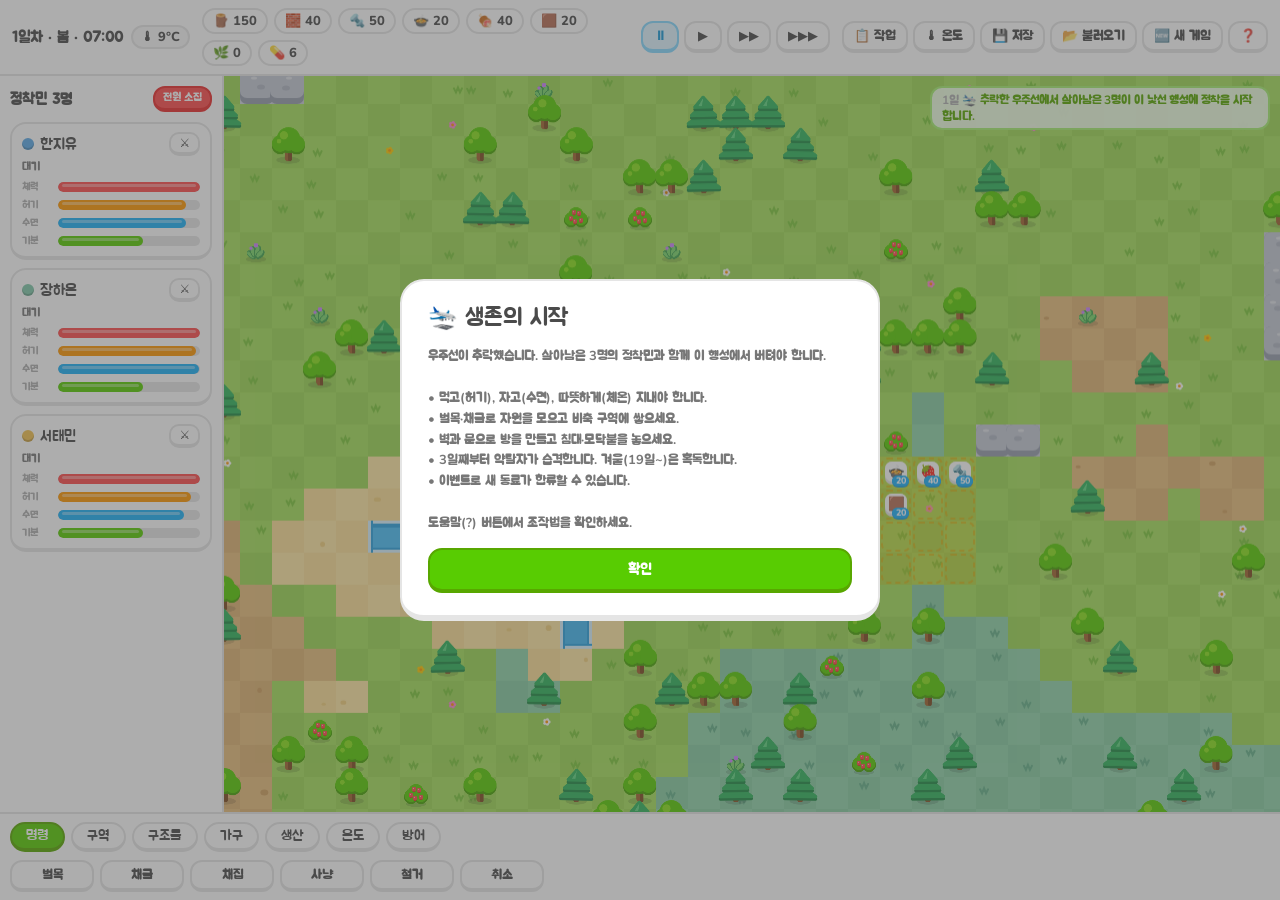
<file: index.html>
<!DOCTYPE html>
<html lang="ko">
<head>
<meta charset="UTF-8">
<meta name="viewport" content="width=device-width, initial-scale=1.0">
<title>림 서바이벌 - 개척지 생존기</title>
<link rel="preconnect" href="https://fonts.googleapis.com">
<link rel="preconnect" href="https://fonts.gstatic.com" crossorigin>
<link rel="stylesheet" href="https://fonts.googleapis.com/css2?family=Jua&family=Nunito:wght@600;700;800;900&display=swap">
<link rel="stylesheet" href="style.css">
</head>
<body>
<div id="app">
  <header id="topbar">
    <div id="time"></div>
    <div id="resources"></div>
    <div id="speed"></div>
    <div id="menu">
      <button data-act="worktab" title="작업 우선순위">📋 작업</button>
      <button data-act="temp" title="온도 오버레이 (T)">🌡 온도</button>
      <button data-act="save">💾 저장</button>
      <button data-act="load">📂 불러오기</button>
      <button data-act="new">🆕 새 게임</button>
      <button data-act="help">❓</button>
    </div>
  </header>
  <main>
    <aside id="colonists"></aside>
    <div id="view">
      <canvas id="game"></canvas>
      <div id="pause-ind" class="hidden">⏸ 일시정지 (Space)</div>
      <div id="flash"></div>
      <div id="log"></div>
      <div id="info" class="hidden"></div>
      <div id="hover"></div>
    </div>
  </main>
  <footer id="buildbar">
    <div id="cats"></div>
    <div id="tools"></div>
  </footer>
</div>

<div id="modal" class="overlay hidden">
  <div class="box">
    <h2 id="modal-title"></h2>
    <p id="modal-text"></p>
    <div id="modal-btns"></div>
  </div>
</div>

<div id="worktab" class="overlay hidden">
  <div class="box wide">
    <h2>📋 작업 배정</h2>
    <div id="work-body"></div>
    <button data-act="closework">닫기</button>
  </div>
</div>

<div id="help" class="overlay hidden">
  <div class="box wide">
    <h2>❓ 도움말</h2>
    <div class="help-grid">
      <div>
        <h4>조작</h4>
        <ul>
          <li><b>WASD / 방향키 / 드래그</b>: 화면 이동, <b>휠</b>: 확대/축소</li>
          <li><b>클릭</b>: 선택, <b>Tab</b>: 다음 정착민</li>
          <li><b>Space</b>: 일시정지, <b>1/2/3</b>: 속도</li>
          <li><b>F</b>: 선택 정착민 소집, <b>R</b>: 전원 소집</li>
          <li><b>우클릭</b>(소집 상태): 이동 / 적 클릭 시 공격</li>
          <li><b>우클릭/Esc</b>: 도구 취소, <b>T</b>: 온도 보기</li>
          <li>하단 메뉴에서 도구를 고르고 <b>드래그</b>하여 지정</li>
        </ul>
        <h4>생존 신호</h4>
        <ul>
          <li><b>허기</b>: 비축된 식사/날음식을 먹습니다. 0이 되면 굶주림 피해.</li>
          <li><b>수면</b>: 밤(22~6시)에 침대에서 잡니다. 침대 없으면 바닥에서 (기분↓).</li>
          <li><b>체온</b>: 쾌적 범위를 벗어나면 저체온증/열사병 → 피해. 파카와 난방된 방이 필요.</li>
          <li><b>기분</b>: 너무 낮으면 정신이상으로 방황합니다.</li>
        </ul>
      </div>
      <div>
        <h4>공략 팁</h4>
        <ul>
          <li>먼저 <b>벌목</b>을 지정하고 나무 벽 + 문 으로 작은 방을 만드세요.</li>
          <li>방 안에 <b>침대</b>를, 근처에 <b>모닥불</b>(요리)을 두세요.</li>
          <li>모닥불을 선택해 <b>식사</b> 작업을 관리하세요. (기본 10개 유지)</li>
          <li><b>재배 구역</b>을 만들어 쌀을 키우세요. 겨울엔 자라지 않습니다.</li>
          <li><b>사냥</b>으로 고기와 가죽을 얻고, 가죽으로 <b>파카</b>를 만드세요.</li>
          <li>약초를 채집해 작업대에서 <b>약품</b>을 만들어 두세요.</li>
          <li><b>모래주머니</b> 뒤에서 싸우면 피격률이 크게 줄어듭니다.</li>
          <li>강철을 채굴해 <b>방어 터렛</b>과 <b>난방기</b>를 지으세요.</li>
          <li>벽으로 완전히 둘러싸인 공간만 '방'(실내)으로 인정됩니다.</li>
        </ul>
      </div>
    </div>
    <button data-act="closehelp">닫기</button>
  </div>
</div>

<div id="gameover" class="overlay hidden">
  <div class="box">
    <h2>💀 정착지 전멸</h2>
    <p id="go-text"></p>
    <button data-act="restart">다시 시작</button>
  </div>
</div>

<script src="js/data.js"></script>
<script src="js/world.js"></script>
<script src="js/path.js"></script>
<script src="js/units.js"></script>
<script src="js/events.js"></script>
<script src="js/render.js"></script>
<script src="js/ui.js"></script>
<script src="js/main.js"></script>
</body>
</html>
</file>
<file: style.css>
/* ===== 듀오링고 스타일 테마 ===== */
:root {
  --green: #58cc02; --green-dk: #58a700; --green-lt: #d7ffb8;
  --blue: #1cb0f6; --blue-dk: #1899d6; --blue-lt: #ddf4ff; --blue-line: #84d8ff;
  --red: #ff4b4b; --red-dk: #ea2b2b; --red-lt: #ffdfe0;
  --yellow: #ffc800; --yellow-dk: #e5a400; --yellow-lt: #fff5d3;
  --orange: #ff9600; --purple: #ce82ff;
  --ink: #4b4b4b; --ink-soft: #777; --ink-faint: #afafaf;
  --line: #e5e5e5; --bg: #ffffff; --bg-soft: #f7f7f7;
  --font: "Nunito", "Jua", "Noto Sans KR", system-ui, sans-serif;
  --font-title: "Jua", "Nunito", "Noto Sans KR", sans-serif;
}
* { box-sizing: border-box; }
html, body { margin: 0; height: 100%; background: var(--bg); color: var(--ink); font-family: var(--font); font-weight: 700; font-size: 13px; overflow: hidden; user-select: none; }

button {
  font: inherit; font-weight: 800; color: var(--ink); background: var(--bg);
  border: 2px solid var(--line); border-bottom-width: 4px; border-radius: 12px;
  padding: 4px 10px; cursor: pointer; transition: transform .05s, filter .1s;
}
button:hover { background: var(--bg-soft); }
button:active { transform: translateY(2px); border-bottom-width: 2px; margin-bottom: 2px; }
button.on { background: var(--blue-lt); border-color: var(--blue-line); color: var(--blue-dk); }
button:disabled { opacity: 0.45; cursor: default; }
.hidden { display: none !important; }
.muted { color: var(--ink-faint); }
.good { color: var(--green-dk); }
.bad { color: var(--red-dk); }
.warn { color: var(--yellow-dk); }
.dot { display: inline-block; width: 12px; height: 12px; border-radius: 50%; margin-right: 6px; vertical-align: middle; box-shadow: inset 0 -2px 0 rgba(0,0,0,0.18); }

#app { display: flex; flex-direction: column; height: 100vh; }

/* 상단 바 */
#topbar { display: flex; align-items: center; gap: 12px; padding: 8px 12px; background: var(--bg); border-bottom: 2px solid var(--line); flex-wrap: wrap; }
#time { display: flex; gap: 8px; align-items: center; font-weight: 800; }
#time .date { font-family: var(--font-title); font-size: 15px; color: var(--ink); }
#time .temp { background: var(--bg-soft); border: 2px solid var(--line); padding: 1px 8px; border-radius: 999px; }
#time .temp.cold { color: var(--blue-dk); background: var(--blue-lt); border-color: var(--blue-line); }
#time .temp.hot { color: var(--red-dk); background: var(--red-lt); border-color: #ffb3b3; }
#time .weather { background: var(--purple); color: #fff; padding: 2px 9px; border-radius: 999px; font-size: 12px; box-shadow: 0 2px 0 #a560e8; }
#resources { display: flex; gap: 6px; flex: 1; flex-wrap: wrap; }
#resources .res { background: var(--bg); border: 2px solid var(--line); padding: 2px 9px; border-radius: 999px; font-weight: 800; }
#resources .res.low { color: var(--red-dk); background: var(--red-lt); border-color: #ffb3b3; animation: pulse 1.2s ease-in-out infinite; }
@keyframes pulse { 50% { transform: scale(1.06); } }
#speed, #menu { display: flex; gap: 5px; }
#speed button { min-width: 38px; }

main { flex: 1; display: flex; min-height: 0; }

/* 정착민 패널 */
#colonists { width: 224px; background: var(--bg); border-right: 2px solid var(--line); overflow-y: auto; padding: 10px; }
#colonists .head { display: flex; justify-content: space-between; align-items: center; margin-bottom: 10px; font-family: var(--font-title); font-size: 15px; }
#colonists .head button { font-size: 11px; padding: 3px 8px; background: var(--red); color: #fff; border-color: var(--red-dk); }
#colonists .head button:hover { filter: brightness(1.05); }
.card { background: var(--bg); border: 2px solid var(--line); border-bottom-width: 4px; border-radius: 16px; padding: 8px 10px; margin-bottom: 8px; cursor: pointer; transition: transform .08s; }
.card:hover { transform: translateY(-1px); }
.card.sel { border-color: var(--blue-line); background: var(--blue-lt); }
.card.down { border-color: #ffb3b3; background: var(--red-lt); }
.card .row { display: flex; align-items: center; }
.card .row b { flex: 1; font-family: var(--font-title); font-size: 15px; font-weight: 400; }
.card .draft { padding: 1px 8px; font-size: 12px; border-radius: 10px; }
.card .draft.on { background: var(--red); border-color: var(--red-dk); color: #fff; }
.card .act { font-size: 11px; color: var(--ink-soft); margin: 3px 0 6px; min-height: 14px; }
.bars { display: grid; grid-template-columns: 30px 1fr; gap: 4px 6px; align-items: center; font-size: 10px; color: var(--ink-faint); font-weight: 800; }
.bar { height: 10px; background: var(--line); border-radius: 999px; overflow: hidden; }
.bar i { display: block; height: 100%; border-radius: 999px; position: relative; transition: width .3s; }
.bar i::after { content: ""; position: absolute; left: 4px; right: 4px; top: 2px; height: 3px; border-radius: 999px; background: rgba(255,255,255,0.35); }
.bar.hp i { background: var(--red); } .bar.food i { background: var(--orange); } .bar.rest i { background: var(--blue); } .bar.mood i { background: var(--green); }

/* 게임 화면 */
#view { flex: 1; position: relative; min-width: 0; overflow: hidden; background: #7fd0f5; }
#game { position: absolute; left: 0; top: 0; width: 100%; height: 100%; display: block; cursor: crosshair; }
#pause-ind { position: absolute; top: 10px; left: 50%; transform: translateX(-50%); background: var(--blue); color: #fff; padding: 6px 16px; border-radius: 999px; font-weight: 800; pointer-events: none; box-shadow: 0 4px 0 var(--blue-dk); }
#flash { position: absolute; top: 52px; left: 50%; transform: translateX(-50%) translateY(-6px); background: var(--bg); border: 2px solid var(--line); border-bottom-width: 4px; padding: 8px 16px; border-radius: 16px; opacity: 0; transition: opacity .25s, transform .25s; pointer-events: none; font-weight: 800; }
#flash.show { opacity: 1; transform: translateX(-50%) translateY(0); }
#log { position: absolute; top: 10px; right: 10px; width: 340px; pointer-events: none; display: flex; flex-direction: column; gap: 4px; }
#log div { background: rgba(255,255,255,0.94); border: 2px solid var(--line); padding: 4px 10px; border-radius: 12px; font-size: 12px; color: var(--ink); }
#log div.bad { border-color: #ffb3b3; color: var(--red-dk); background: rgba(255,240,240,0.96); }
#log div.good { border-color: #a5ed6e; color: var(--green-dk); background: rgba(240,255,228,0.96); }
#log div.warn { border-color: #ffe38a; color: #b88300; background: rgba(255,250,232,0.96); }
#info { position: absolute; bottom: 10px; right: 10px; width: 340px; max-height: 60%; overflow-y: auto; background: var(--bg); border: 2px solid var(--line); border-bottom-width: 5px; border-radius: 20px; padding: 14px; }
#info h3 { margin: 0 0 6px; font-size: 18px; font-family: var(--font-title); font-weight: 400; }
#info h4 { margin: 10px 0 4px; font-size: 12px; color: var(--ink-faint); text-transform: uppercase; letter-spacing: .04em; }
#info > div { margin: 3px 0; }
#info .skills { display: grid; grid-template-columns: repeat(4, 1fr); gap: 4px; font-size: 11px; }
#info .skills span { background: var(--bg-soft); border-radius: 8px; padding: 2px 5px; }
#info .skills b { color: var(--blue-dk); }
#info .thoughts span { display: inline-block; margin: 0 4px 4px 0; font-size: 11px; padding: 1px 8px; border-radius: 999px; background: var(--bg-soft); }
#info .thoughts span.good { background: var(--green-lt); }
#info .thoughts span.bad { background: var(--red-lt); }
#info .bill { background: var(--bg-soft); border: 2px solid var(--line); padding: 6px 8px; border-radius: 12px; margin: 4px 0; }
#info .bill.paused { opacity: 0.5; }
#info .bill button, #info .addbill button { padding: 1px 8px; font-size: 11px; margin-top: 4px; border-radius: 9px; }
#info .addbill { display: flex; flex-wrap: wrap; gap: 4px; margin-top: 6px; }
#info .addbill button { color: var(--green-dk); border-color: #a5ed6e; background: #f2ffe8; }
#info .btns { margin-top: 10px; }
#info .btns button { background: var(--blue); color: #fff; border-color: var(--blue-dk); padding: 6px 14px; }
#info .desc { color: var(--ink-soft); font-size: 12px; margin-bottom: 6px; }
#hover { position: absolute; bottom: 10px; left: 10px; background: rgba(255,255,255,0.94); border: 2px solid var(--line); padding: 4px 10px; border-radius: 12px; font-size: 12px; pointer-events: none; }
#hover:empty { display: none; }

/* 하단 건설 메뉴 */
#buildbar { background: var(--bg); border-top: 2px solid var(--line); padding: 8px 10px; }
#cats, #tools { display: flex; gap: 6px; flex-wrap: wrap; }
#cats { margin-bottom: 8px; }
#cats button { font-family: var(--font-title); font-weight: 400; font-size: 14px; border-radius: 999px; padding: 3px 14px; }
#cats button.on { background: var(--green); border-color: var(--green-dk); color: #fff; }
#tools button { min-width: 84px; display: flex; flex-direction: column; align-items: center; line-height: 1.25; padding: 5px 10px; }
#tools button small { font-size: 10px; color: var(--ink-faint); font-weight: 700; }
#tools button.on small { color: var(--blue-dk); }
#tools button.poor { border-color: #ffd0d0; }
#tools button.poor small { color: var(--red); }

/* 모달 */
.overlay { position: fixed; inset: 0; background: rgba(75,75,75,0.45); display: flex; align-items: center; justify-content: center; z-index: 10; animation: fade .15s ease-out; }
@keyframes fade { from { opacity: 0; } }
@keyframes popin { from { transform: scale(.92); opacity: 0; } }
.box { background: var(--bg); border: 2px solid var(--line); border-bottom-width: 6px; border-radius: 24px; padding: 22px 26px; max-width: 480px; width: 92%; max-height: 90vh; overflow-y: auto; animation: popin .2s cubic-bezier(.2,1.4,.5,1); }
.box.wide { max-width: 860px; }
.box h2 { margin: 0 0 12px; font-size: 24px; font-family: var(--font-title); font-weight: 400; }
.box h4 { font-family: var(--font-title); font-weight: 400; font-size: 16px; margin: 12px 0 4px; color: var(--blue-dk); }
.box p { white-space: pre-line; line-height: 1.6; color: var(--ink-soft); }
.box > button { margin-top: 12px; background: var(--green); border-color: var(--green-dk); color: #fff; padding: 9px 22px; font-size: 14px; letter-spacing: .03em; }
.box > button:hover { background: #61e002; }
#modal-btns { display: flex; flex-direction: column; gap: 8px; margin-top: 14px; }
#modal-btns button { padding: 10px; font-size: 14px; border-radius: 14px; }
#modal-btns button:first-child { background: var(--green); border-color: var(--green-dk); color: #fff; }
#modal-btns button:first-child:hover { background: #61e002; }
#gameover .box h2 { color: var(--red-dk); }
.help-grid { display: grid; grid-template-columns: 1fr 1fr; gap: 18px; }
.help-grid ul { padding-left: 18px; line-height: 1.7; margin: 4px 0; color: var(--ink-soft); font-weight: 600; }
.help-grid b { color: var(--ink); }
table.work { border-collapse: separate; border-spacing: 3px; margin-bottom: 8px; }
table.work th { font-size: 11px; padding: 3px 5px; color: var(--ink-faint); }
table.work td { padding: 0; text-align: center; }
table.work td:first-child { text-align: left; white-space: nowrap; padding-right: 10px; }
.wk { width: 46px; height: 32px; position: relative; padding: 0; color: #fff; }
.wk.on { background: var(--green); border-color: var(--green-dk); color: #fff; }
.wk small { position: absolute; right: 4px; bottom: 1px; font-size: 9px; color: var(--ink-faint); }
.wk.on small { color: #e7ffd5; }

::-webkit-scrollbar { width: 10px; height: 10px; }
::-webkit-scrollbar-thumb { background: var(--line); border-radius: 999px; border: 2px solid var(--bg); }

@media (max-width: 800px) {
  #colonists { width: 160px; padding: 6px; }
  #log, #info { width: 250px; }
  .help-grid { grid-template-columns: 1fr; }
}
</file>
